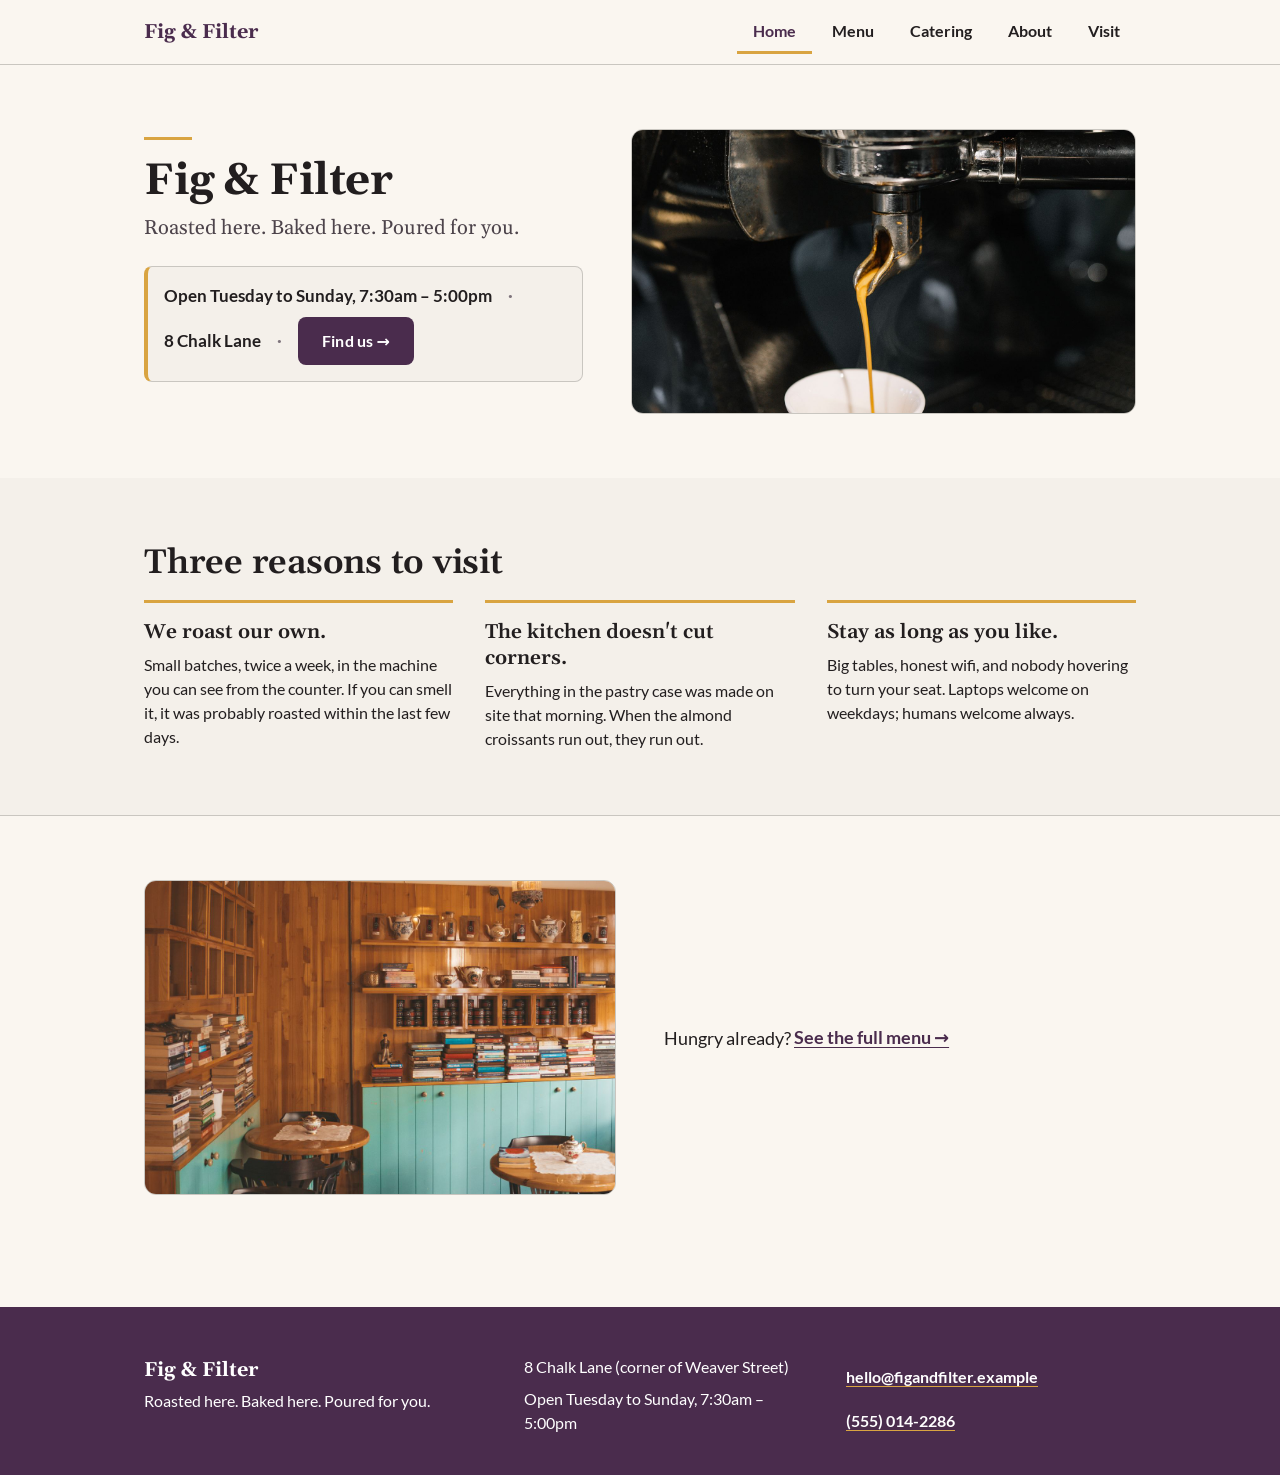
<file: index.html>
<!doctype html>
<html lang="en">
<head>
  <meta charset="utf-8">
  <meta name="viewport" content="width=device-width, initial-scale=1">
  <title>Fig &amp; Filter</title>
  <link rel="stylesheet" href="styles.css">
  <script src="nav.js"></script>
</head>
<body>
  <header class="site-header">
    <div class="container header-inner">
      <a class="brand" href="index.html">Fig &amp; Filter</a>
      <button class="nav-toggle" type="button" aria-expanded="false" aria-controls="site-nav" aria-label="Navigation">
        <span class="nav-toggle-bars" aria-hidden="true"></span>
      </button>
      <nav class="site-nav" id="site-nav" aria-label="Primary">
        <ul>
          <li><a href="index.html" aria-current="page">Home</a></li>
          <li><a href="menu.html">Menu</a></li>
          <li><a href="catering.html">Catering</a></li>
          <li><a href="about.html">About</a></li>
          <li><a href="visit.html">Visit</a></li>
        </ul>
      </nav>
    </div>
  </header>

  <main id="main">
    <section class="hero">
      <div class="container hero-grid">
        <div>
          <span class="eyebrow-rule" aria-hidden="true"></span>
          <h1>Fig &amp; Filter</h1>
          <p class="tagline">Roasted here. Baked here. Poured for you.</p>
          <p class="essentials"><span class="tabular">Open Tuesday to Sunday, 7:30am – 5:00pm</span> <span class="sep">·</span> <span>8 Chalk Lane</span> <span class="sep">·</span> <a class="button-primary" href="visit.html">Find us →</a></p>
        </div>
        <figure class="figure">
          <img src="images/hero-espresso-pour.jpg" alt="Espresso pouring from the portafilter into a white cup at the Fig &amp; Filter counter" width="1600" height="900">
        </figure>
      </div>
    </section>

    <section class="section section--tint" aria-labelledby="reasons-heading">
      <div class="container">
        <h2 id="reasons-heading">Three reasons to visit</h2>
        <ul class="reasons">
          <li>
            <h3>We roast our own.</h3>
            <p>Small batches, twice a week, in the machine you can see from the counter. If you can smell it, it was probably roasted within the last few days.</p>
          </li>
          <li>
            <h3>The kitchen doesn't cut corners.</h3>
            <p>Everything in the pastry case was made on site that morning. When the almond croissants run out, they run out.</p>
          </li>
          <li>
            <h3>Stay as long as you like.</h3>
            <p>Big tables, honest wifi, and nobody hovering to turn your seat. Laptops welcome on weekdays; humans welcome always.</p>
          </li>
        </ul>
      </div>
    </section>

    <section class="section">
      <div class="container split">
        <figure class="figure">
          <img src="images/interior-seating.jpg" alt="Wooden tables inside the café, surrounded by shelves of books and tea tins" width="1200" height="800" loading="lazy">
        </figure>
        <p class="teaser">Hungry already? <a href="menu.html">See the full menu →</a></p>
      </div>
    </section>
  </main>

  <footer class="site-footer">
    <div class="container footer-grid">
      <div>
        <p class="footer-brand">Fig &amp; Filter</p>
        <p>Roasted here. Baked here. Poured for you.</p>
      </div>
      <div>
        <p>8 Chalk Lane (corner of Weaver Street)</p>
        <p class="tabular">Open Tuesday to Sunday, 7:30am – 5:00pm</p>
      </div>
      <ul class="footer-links">
        <li><a href="mailto:hello@figandfilter.example">hello@figandfilter.example</a></li>
        <li><a class="tabular" href="tel:+15550142286">(555) 014-2286</a></li>
      </ul>
    </div>
  </footer>
</body>
</html>
</file>
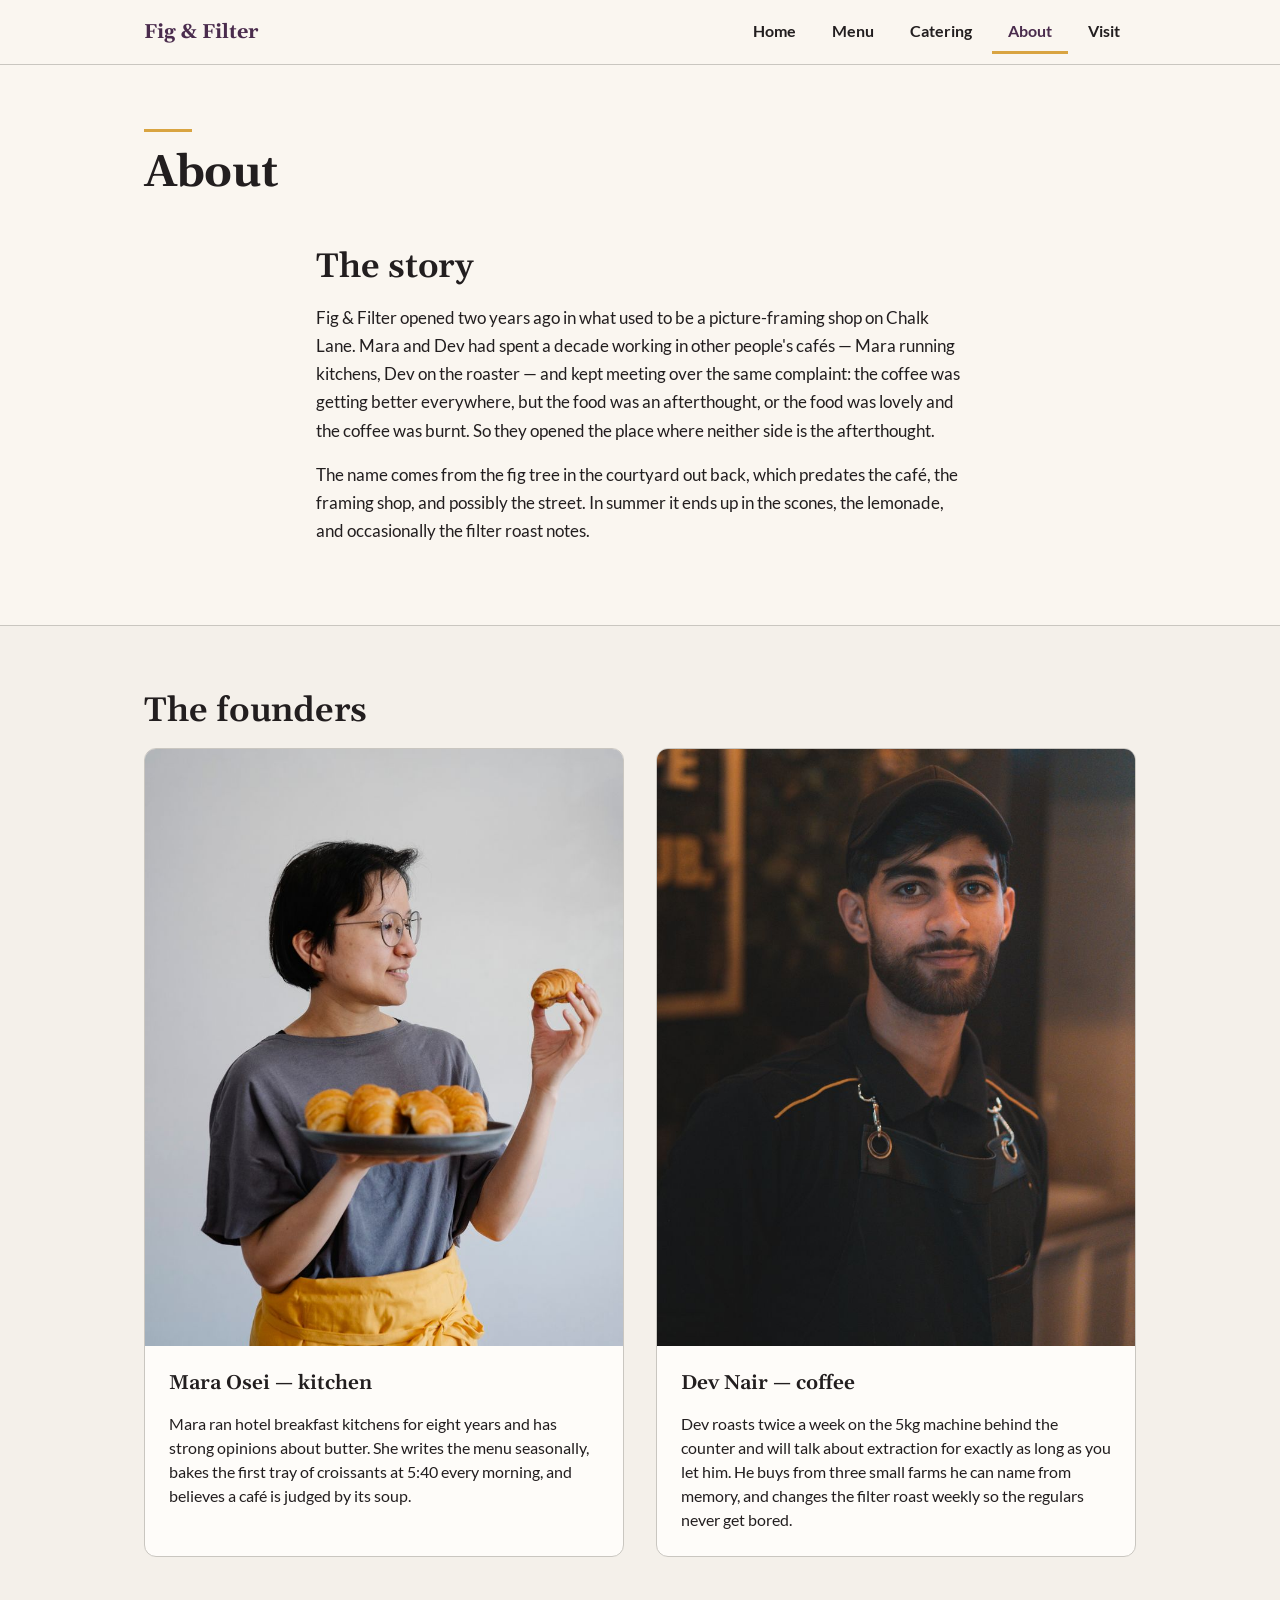
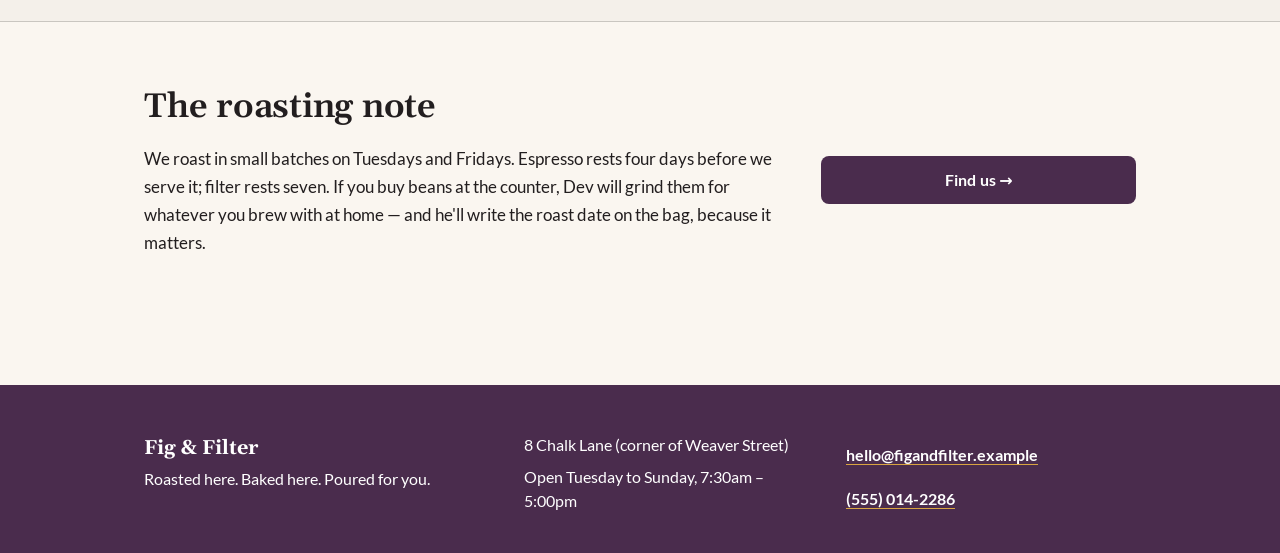
<file: about.html>
<!doctype html>
<html lang="en">
<head>
  <meta charset="utf-8">
  <meta name="viewport" content="width=device-width, initial-scale=1">
  <title>About — Fig &amp; Filter</title>
  <link rel="stylesheet" href="styles.css">
  <script src="nav.js"></script>
</head>
<body>
  <header class="site-header">
    <div class="container header-inner">
      <a class="brand" href="index.html">Fig &amp; Filter</a>
      <button class="nav-toggle" type="button" aria-expanded="false" aria-controls="site-nav" aria-label="Navigation">
        <span class="nav-toggle-bars" aria-hidden="true"></span>
      </button>
      <nav class="site-nav" id="site-nav" aria-label="Primary">
        <ul>
          <li><a href="index.html">Home</a></li>
          <li><a href="menu.html">Menu</a></li>
          <li><a href="catering.html">Catering</a></li>
          <li><a href="about.html" aria-current="page">About</a></li>
          <li><a href="visit.html">Visit</a></li>
        </ul>
      </nav>
    </div>
  </header>

  <main id="main">
    <section class="page-intro">
      <div class="container">
        <span class="eyebrow-rule" aria-hidden="true"></span>
        <h1>About</h1>
      </div>
    </section>

    <section class="section section--flush" aria-labelledby="story-heading">
      <div class="container prose">
        <h2 id="story-heading">The story</h2>
        <p>Fig &amp; Filter opened two years ago in what used to be a picture-framing shop on Chalk Lane. Mara and Dev had spent a decade working in other people's cafés — Mara running kitchens, Dev on the roaster — and kept meeting over the same complaint: the coffee was getting better everywhere, but the food was an afterthought, or the food was lovely and the coffee was burnt. So they opened the place where neither side is the afterthought.</p>
        <p>The name comes from the fig tree in the courtyard out back, which predates the café, the framing shop, and possibly the street. In summer it ends up in the scones, the lemonade, and occasionally the filter roast notes.</p>
      </div>
    </section>

    <section class="section section--tint" aria-labelledby="founders-heading">
      <div class="container">
        <h2 id="founders-heading">The founders</h2>
        <ul class="founders">
          <li class="card founder">
            <img src="images/founder-mara.jpg" alt="Mara Osei holding a plate of freshly baked croissants" width="800" height="1000" loading="lazy">
            <div class="founder-body">
              <h3>Mara Osei — kitchen</h3>
              <p>Mara ran hotel breakfast kitchens for eight years and has strong opinions about butter. She writes the menu seasonally, bakes the first tray of croissants at 5:40 every morning, and believes a café is judged by its soup.</p>
            </div>
          </li>
          <li class="card founder">
            <img src="images/founder-dev.jpg" alt="Dev Nair in his cap and apron behind the counter" width="800" height="1000" loading="lazy">
            <div class="founder-body">
              <h3>Dev Nair — coffee</h3>
              <p>Dev roasts twice a week on the 5kg machine behind the counter and will talk about extraction for exactly as long as you let him. He buys from three small farms he can name from memory, and changes the filter roast weekly so the regulars never get bored.</p>
            </div>
          </li>
        </ul>
      </div>
    </section>

    <section class="section" aria-labelledby="roasting-heading">
      <div class="container roasting">
        <div class="prose">
          <h2 id="roasting-heading">The roasting note</h2>
          <p>We roast in small batches on Tuesdays and Fridays. Espresso rests four days before we serve it; filter rests seven. If you buy beans at the counter, Dev will grind them for whatever you brew with at home — and he'll write the roast date on the bag, because it matters.</p>
        </div>
        <a class="button-primary" href="visit.html">Find us →</a>
      </div>
    </section>
  </main>

  <footer class="site-footer">
    <div class="container footer-grid">
      <div>
        <p class="footer-brand">Fig &amp; Filter</p>
        <p>Roasted here. Baked here. Poured for you.</p>
      </div>
      <div>
        <p>8 Chalk Lane (corner of Weaver Street)</p>
        <p class="tabular">Open Tuesday to Sunday, 7:30am – 5:00pm</p>
      </div>
      <ul class="footer-links">
        <li><a href="mailto:hello@figandfilter.example">hello@figandfilter.example</a></li>
        <li><a class="tabular" href="tel:+15550142286">(555) 014-2286</a></li>
      </ul>
    </div>
  </footer>
</body>
</html>
</file>
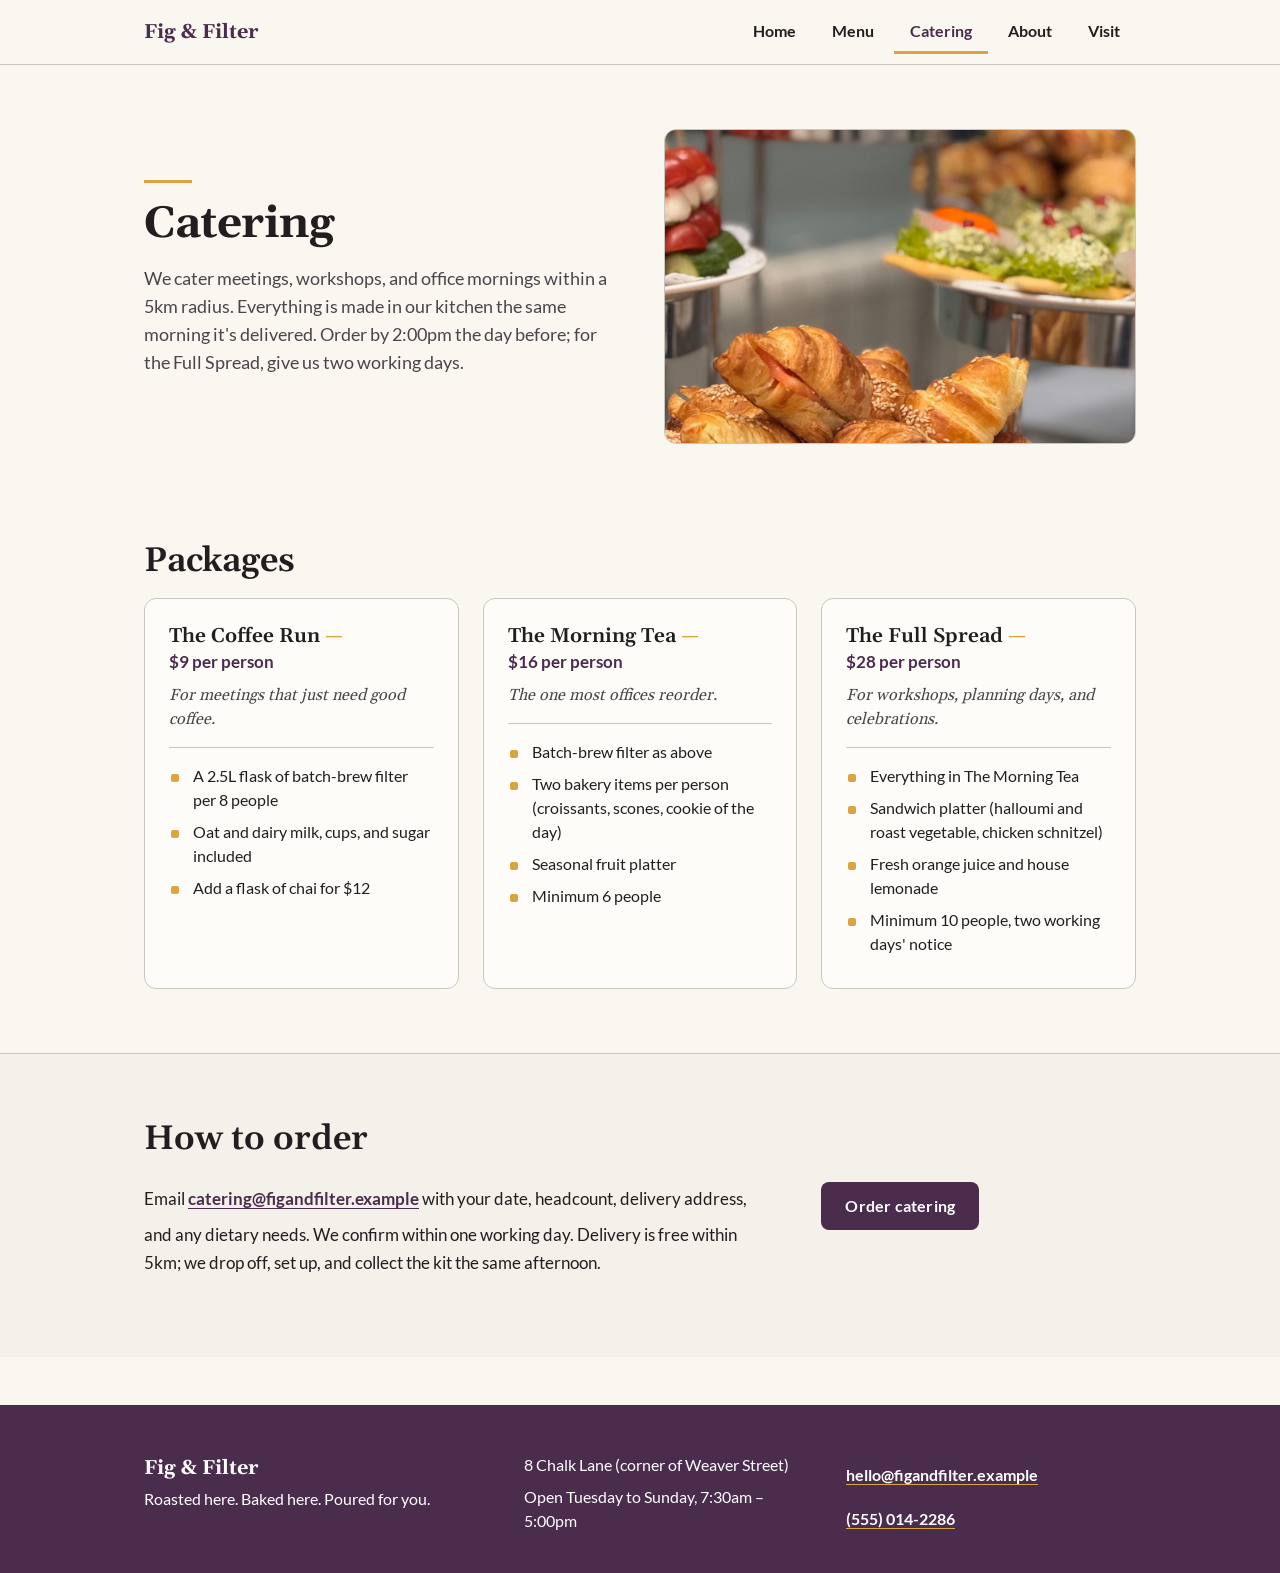
<file: catering.html>
<!doctype html>
<html lang="en">
<head>
  <meta charset="utf-8">
  <meta name="viewport" content="width=device-width, initial-scale=1">
  <title>Catering — Fig &amp; Filter</title>
  <link rel="stylesheet" href="styles.css">
  <script src="nav.js"></script>
</head>
<body>
  <header class="site-header">
    <div class="container header-inner">
      <a class="brand" href="index.html">Fig &amp; Filter</a>
      <button class="nav-toggle" type="button" aria-expanded="false" aria-controls="site-nav" aria-label="Navigation">
        <span class="nav-toggle-bars" aria-hidden="true"></span>
      </button>
      <nav class="site-nav" id="site-nav" aria-label="Primary">
        <ul>
          <li><a href="index.html">Home</a></li>
          <li><a href="menu.html">Menu</a></li>
          <li><a href="catering.html" aria-current="page">Catering</a></li>
          <li><a href="about.html">About</a></li>
          <li><a href="visit.html">Visit</a></li>
        </ul>
      </nav>
    </div>
  </header>

  <main id="main">
    <section class="page-intro">
      <div class="container split">
        <div>
          <span class="eyebrow-rule" aria-hidden="true"></span>
          <h1>Catering</h1>
          <p class="lead">We cater meetings, workshops, and office mornings within a 5km radius. Everything is made in our kitchen the same morning it's delivered. Order by 2:00pm the day before; for the Full Spread, give us two working days.</p>
        </div>
        <figure class="figure catering-figure">
          <img src="images/catering-spread.jpg" alt="A catering spread of filled croissants and canapés on serving stands" width="1200" height="800">
        </figure>
      </div>
    </section>

    <section class="section" aria-labelledby="packages-heading">
      <div class="container">
        <h2 id="packages-heading">Packages</h2>
        <ul class="packages">
          <li class="card package">
            <h3>The Coffee Run <span class="dash">—</span> <span class="price-tag">$9 per person</span></h3>
            <p class="summary">For meetings that just need good coffee.</p>
            <ul>
              <li>A 2.5L flask of batch-brew filter per 8 people</li>
              <li>Oat and dairy milk, cups, and sugar included</li>
              <li>Add a flask of chai for $12</li>
            </ul>
          </li>
          <li class="card package">
            <h3>The Morning Tea <span class="dash">—</span> <span class="price-tag">$16 per person</span></h3>
            <p class="summary">The one most offices reorder.</p>
            <ul>
              <li>Batch-brew filter as above</li>
              <li>Two bakery items per person (croissants, scones, cookie of the day)</li>
              <li>Seasonal fruit platter</li>
              <li>Minimum 6 people</li>
            </ul>
          </li>
          <li class="card package">
            <h3>The Full Spread <span class="dash">—</span> <span class="price-tag">$28 per person</span></h3>
            <p class="summary">For workshops, planning days, and celebrations.</p>
            <ul>
              <li>Everything in The Morning Tea</li>
              <li>Sandwich platter (halloumi and roast vegetable, chicken schnitzel)</li>
              <li>Fresh orange juice and house lemonade</li>
              <li>Minimum 10 people, two working days' notice</li>
            </ul>
          </li>
        </ul>
      </div>
    </section>

    <section class="section section--tint" aria-labelledby="order-heading">
      <div class="container order-box">
        <div>
          <h2 id="order-heading">How to order</h2>
          <p class="prose">Email <strong><a href="mailto:catering@figandfilter.example">catering@figandfilter.example</a></strong> with your date, headcount, delivery address, and any dietary needs. We confirm within one working day. Delivery is free within 5km; we drop off, set up, and collect the kit the same afternoon.</p>
        </div>
        <a class="button-primary" href="mailto:catering@figandfilter.example">Order catering</a>
      </div>
    </section>
  </main>

  <footer class="site-footer">
    <div class="container footer-grid">
      <div>
        <p class="footer-brand">Fig &amp; Filter</p>
        <p>Roasted here. Baked here. Poured for you.</p>
      </div>
      <div>
        <p>8 Chalk Lane (corner of Weaver Street)</p>
        <p class="tabular">Open Tuesday to Sunday, 7:30am – 5:00pm</p>
      </div>
      <ul class="footer-links">
        <li><a href="mailto:hello@figandfilter.example">hello@figandfilter.example</a></li>
        <li><a class="tabular" href="tel:+15550142286">(555) 014-2286</a></li>
      </ul>
    </div>
  </footer>
</body>
</html>
</file>
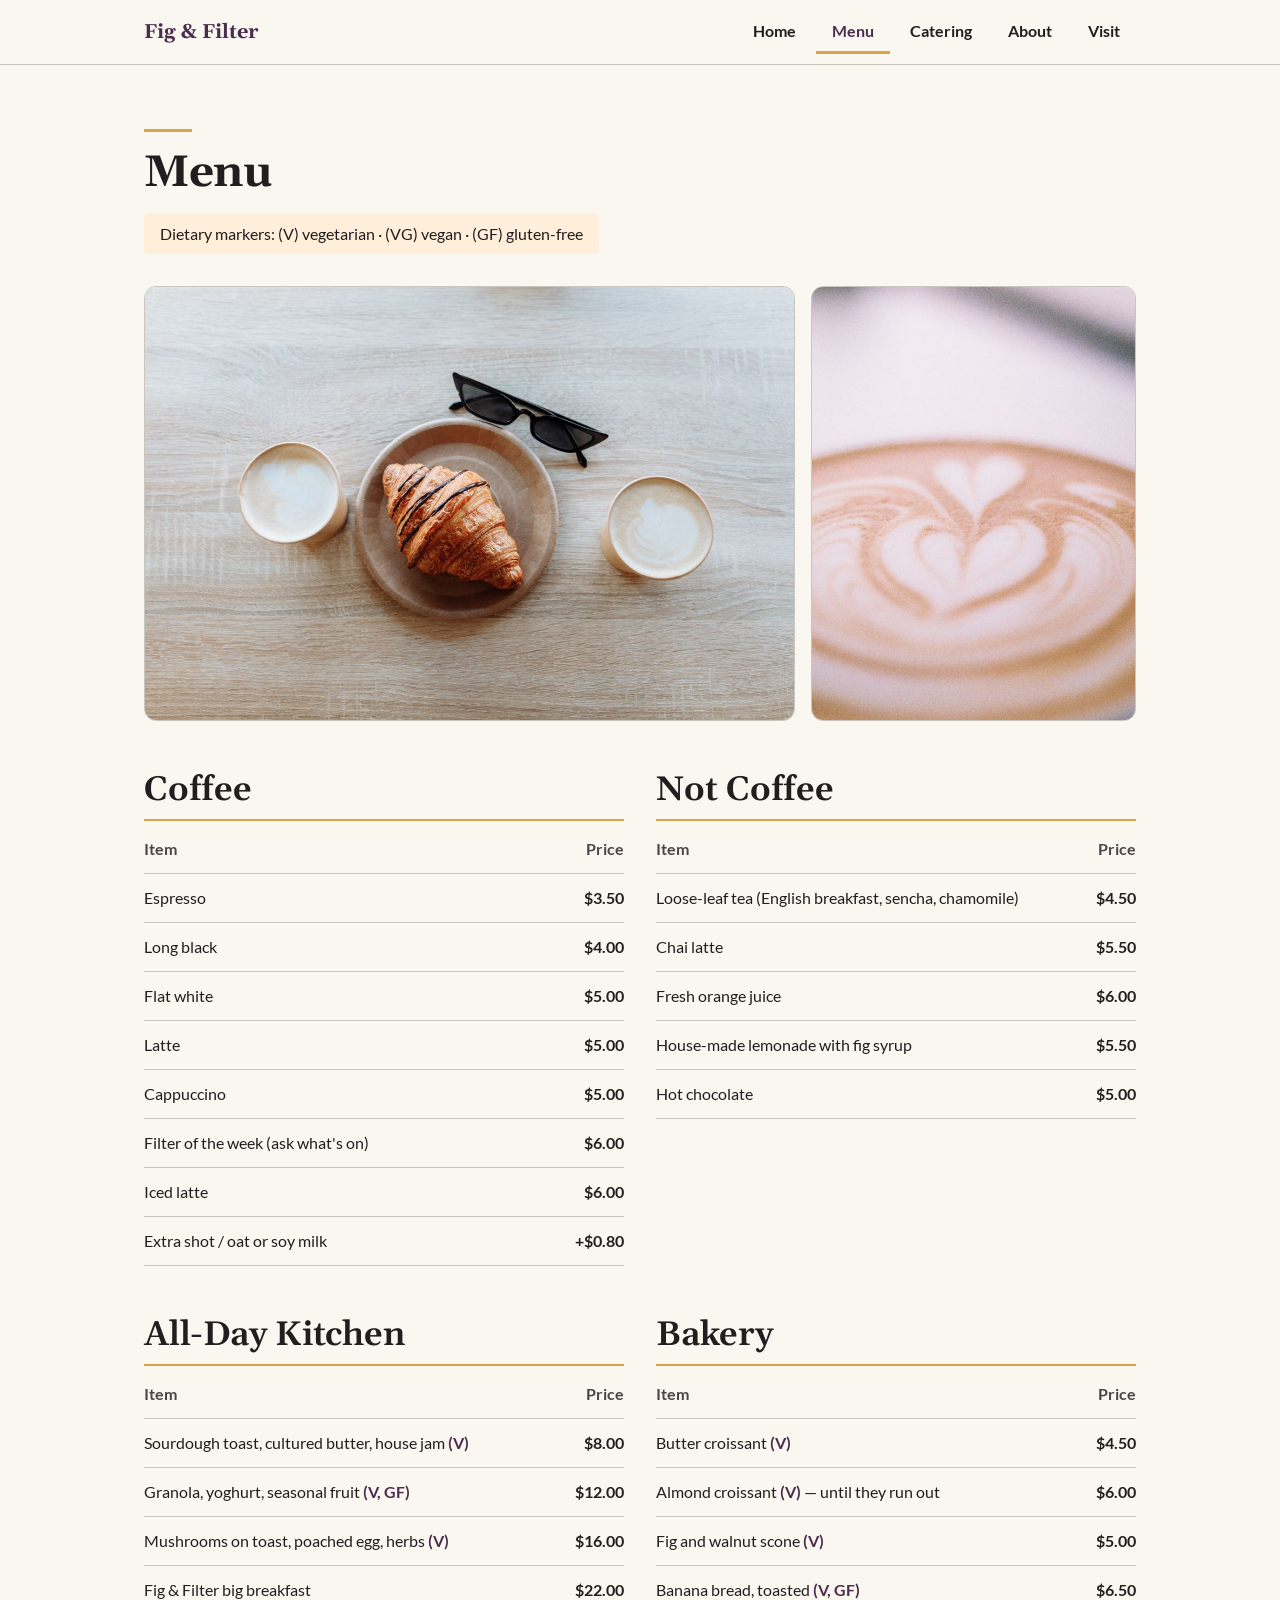
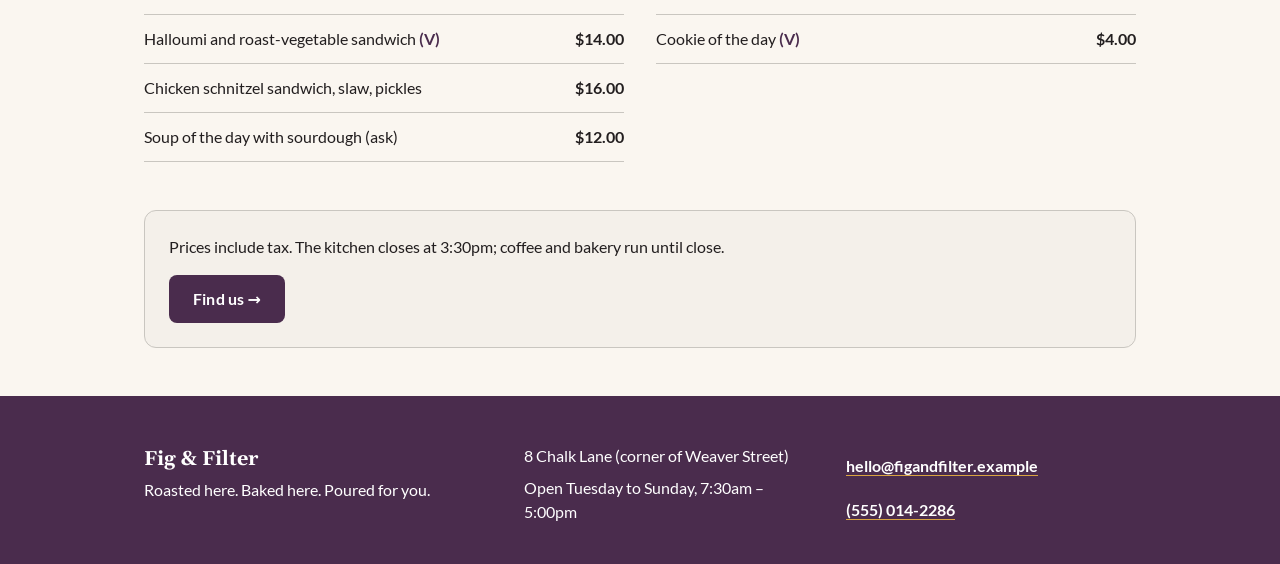
<file: menu.html>
<!doctype html>
<html lang="en">
<head>
  <meta charset="utf-8">
  <meta name="viewport" content="width=device-width, initial-scale=1">
  <title>Menu — Fig &amp; Filter</title>
  <link rel="stylesheet" href="styles.css">
  <script src="nav.js"></script>
</head>
<body>
  <header class="site-header">
    <div class="container header-inner">
      <a class="brand" href="index.html">Fig &amp; Filter</a>
      <button class="nav-toggle" type="button" aria-expanded="false" aria-controls="site-nav" aria-label="Navigation">
        <span class="nav-toggle-bars" aria-hidden="true"></span>
      </button>
      <nav class="site-nav" id="site-nav" aria-label="Primary">
        <ul>
          <li><a href="index.html">Home</a></li>
          <li><a href="menu.html" aria-current="page">Menu</a></li>
          <li><a href="catering.html">Catering</a></li>
          <li><a href="about.html">About</a></li>
          <li><a href="visit.html">Visit</a></li>
        </ul>
      </nav>
    </div>
  </header>

  <main id="main">
    <section class="page-intro">
      <div class="container">
        <span class="eyebrow-rule" aria-hidden="true"></span>
        <h1>Menu</h1>
        <p class="dietary-key">Dietary markers: (V) vegetarian · (VG) vegan · (GF) gluten-free</p>
      </div>
    </section>

    <div class="container">
      <div class="menu-hero">
        <figure class="figure">
          <img src="images/menu-flatlay.jpg" alt="A croissant and two lattes on a wooden table, seen from above" width="1200" height="800">
        </figure>
        <figure class="figure">
          <img src="images/latte-art.jpg" alt="Close-up of heart-shaped latte art in a Fig &amp; Filter cup" width="800" height="800">
        </figure>
      </div>

      <div class="menu-grid">
        <section class="menu-section" aria-labelledby="coffee">
          <h2 id="coffee">Coffee</h2>
          <table class="price-table">
            <thead>
              <tr><th scope="col">Item</th><th scope="col" class="price">Price</th></tr>
            </thead>
            <tbody>
              <tr><td>Espresso</td><td class="price">$3.50</td></tr>
              <tr><td>Long black</td><td class="price">$4.00</td></tr>
              <tr><td>Flat white</td><td class="price">$5.00</td></tr>
              <tr><td>Latte</td><td class="price">$5.00</td></tr>
              <tr><td>Cappuccino</td><td class="price">$5.00</td></tr>
              <tr><td>Filter of the week (ask what's on)</td><td class="price">$6.00</td></tr>
              <tr><td>Iced latte</td><td class="price">$6.00</td></tr>
              <tr><td>Extra shot / oat or soy milk</td><td class="price">+$0.80</td></tr>
            </tbody>
          </table>
        </section>
        <section class="menu-section" aria-labelledby="not-coffee">
          <h2 id="not-coffee">Not Coffee</h2>
          <table class="price-table">
            <thead>
              <tr><th scope="col">Item</th><th scope="col" class="price">Price</th></tr>
            </thead>
            <tbody>
              <tr><td>Loose-leaf tea (English breakfast, sencha, chamomile)</td><td class="price">$4.50</td></tr>
              <tr><td>Chai latte</td><td class="price">$5.50</td></tr>
              <tr><td>Fresh orange juice</td><td class="price">$6.00</td></tr>
              <tr><td>House-made lemonade with fig syrup</td><td class="price">$5.50</td></tr>
              <tr><td>Hot chocolate</td><td class="price">$5.00</td></tr>
            </tbody>
          </table>
        </section>
        <section class="menu-section" aria-labelledby="all-day-kitchen">
          <h2 id="all-day-kitchen">All-Day Kitchen</h2>
          <table class="price-table">
            <thead>
              <tr><th scope="col">Item</th><th scope="col" class="price">Price</th></tr>
            </thead>
            <tbody>
              <tr><td>Sourdough toast, cultured butter, house jam <span class="marker">(V)</span></td><td class="price">$8.00</td></tr>
              <tr><td>Granola, yoghurt, seasonal fruit <span class="marker">(V, GF)</span></td><td class="price">$12.00</td></tr>
              <tr><td>Mushrooms on toast, poached egg, herbs <span class="marker">(V)</span></td><td class="price">$16.00</td></tr>
              <tr><td>Fig &amp; Filter big breakfast</td><td class="price">$22.00</td></tr>
              <tr><td>Halloumi and roast-vegetable sandwich <span class="marker">(V)</span></td><td class="price">$14.00</td></tr>
              <tr><td>Chicken schnitzel sandwich, slaw, pickles</td><td class="price">$16.00</td></tr>
              <tr><td>Soup of the day with sourdough (ask)</td><td class="price">$12.00</td></tr>
            </tbody>
          </table>
        </section>
        <section class="menu-section" aria-labelledby="bakery">
          <h2 id="bakery">Bakery</h2>
          <table class="price-table">
            <thead>
              <tr><th scope="col">Item</th><th scope="col" class="price">Price</th></tr>
            </thead>
            <tbody>
              <tr><td>Butter croissant <span class="marker">(V)</span></td><td class="price">$4.50</td></tr>
              <tr><td>Almond croissant <span class="marker">(V)</span> — until they run out</td><td class="price">$6.00</td></tr>
              <tr><td>Fig and walnut scone <span class="marker">(V)</span></td><td class="price">$5.00</td></tr>
              <tr><td>Banana bread, toasted <span class="marker">(V, GF)</span></td><td class="price">$6.50</td></tr>
              <tr><td>Cookie of the day <span class="marker">(V)</span></td><td class="price">$4.00</td></tr>
            </tbody>
          </table>
        </section>
      </div>

      <div class="footnote">
        <p>Prices include tax. The kitchen closes at 3:30pm; coffee and bakery run until close.</p>
        <a class="button-primary" href="visit.html">Find us →</a>
      </div>
    </div>
  </main>

  <footer class="site-footer">
    <div class="container footer-grid">
      <div>
        <p class="footer-brand">Fig &amp; Filter</p>
        <p>Roasted here. Baked here. Poured for you.</p>
      </div>
      <div>
        <p>8 Chalk Lane (corner of Weaver Street)</p>
        <p class="tabular">Open Tuesday to Sunday, 7:30am – 5:00pm</p>
      </div>
      <ul class="footer-links">
        <li><a href="mailto:hello@figandfilter.example">hello@figandfilter.example</a></li>
        <li><a class="tabular" href="tel:+15550142286">(555) 014-2286</a></li>
      </ul>
    </div>
  </footer>
</body>
</html>
</file>
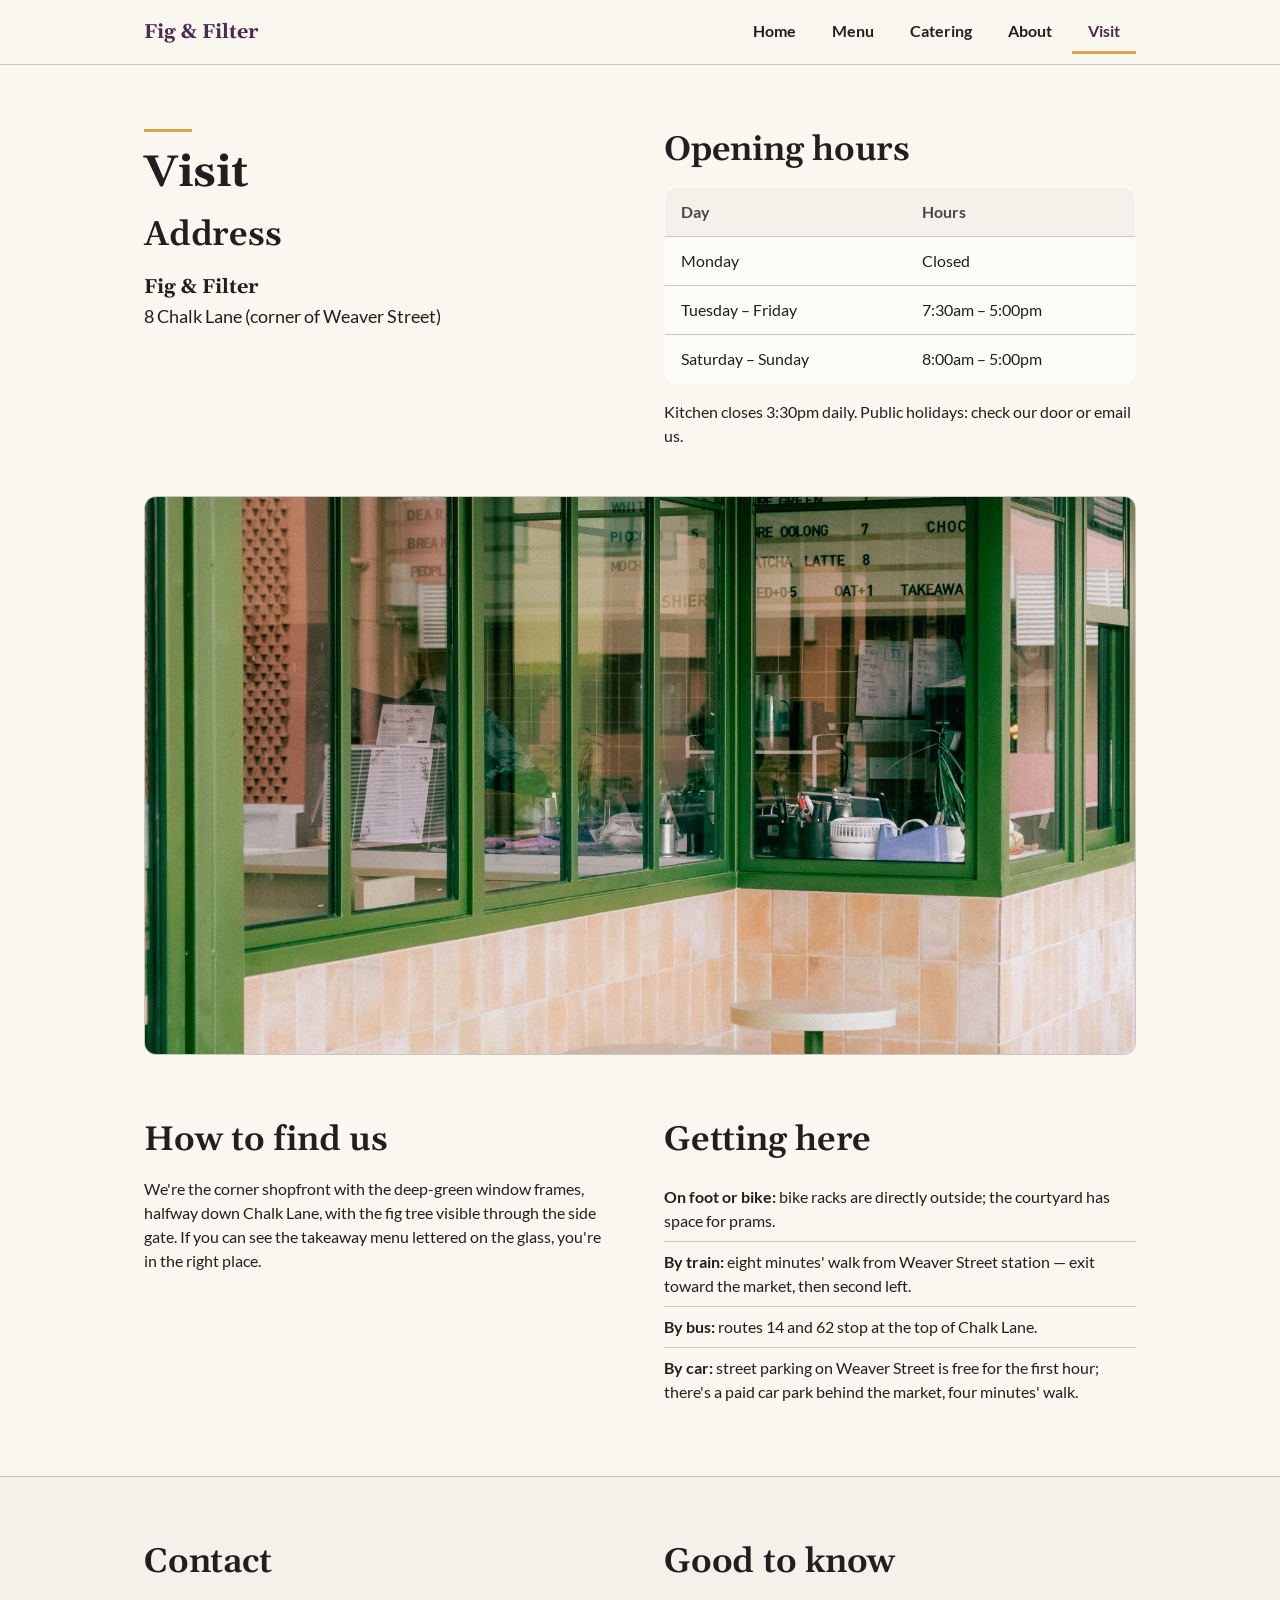
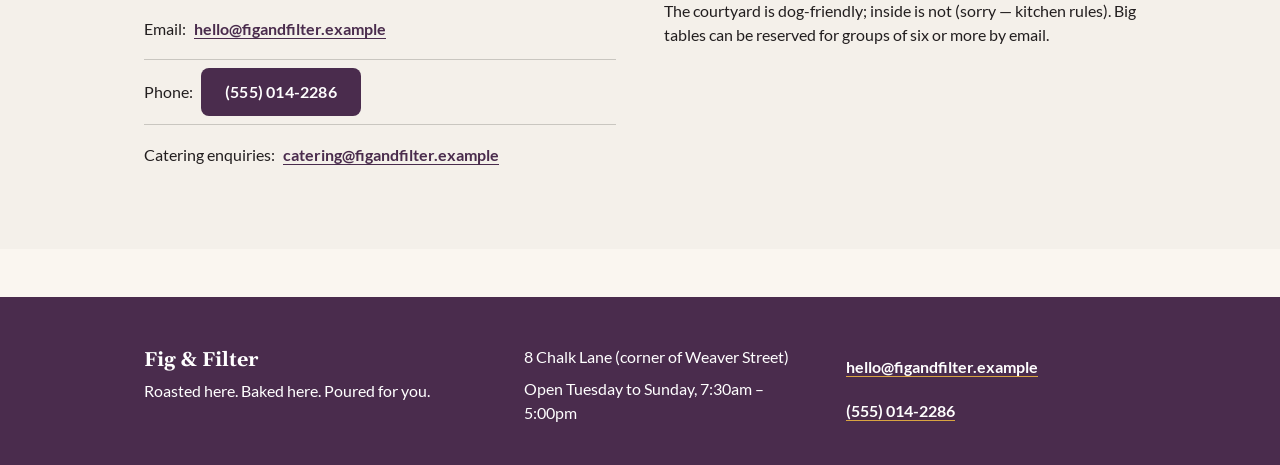
<file: visit.html>
<!doctype html>
<html lang="en">
<head>
  <meta charset="utf-8">
  <meta name="viewport" content="width=device-width, initial-scale=1">
  <title>Visit — Fig &amp; Filter</title>
  <link rel="stylesheet" href="styles.css">
  <script src="nav.js"></script>
</head>
<body>
  <header class="site-header">
    <div class="container header-inner">
      <a class="brand" href="index.html">Fig &amp; Filter</a>
      <button class="nav-toggle" type="button" aria-expanded="false" aria-controls="site-nav" aria-label="Navigation">
        <span class="nav-toggle-bars" aria-hidden="true"></span>
      </button>
      <nav class="site-nav" id="site-nav" aria-label="Primary">
        <ul>
          <li><a href="index.html">Home</a></li>
          <li><a href="menu.html">Menu</a></li>
          <li><a href="catering.html">Catering</a></li>
          <li><a href="about.html">About</a></li>
          <li><a href="visit.html" aria-current="page">Visit</a></li>
        </ul>
      </nav>
    </div>
  </header>

  <main id="main">
    <section class="page-intro">
      <div class="container visit-grid">
        <div>
          <span class="eyebrow-rule" aria-hidden="true"></span>
          <h1>Visit</h1>
          <h2>Address</h2>
          <address class="address"><strong>Fig &amp; Filter</strong><br>8 Chalk Lane (corner of Weaver Street)</address>
        </div>
        <div>
          <h2 id="hours-heading">Opening hours</h2>
          <table class="hours-table" aria-labelledby="hours-heading">
            <thead>
              <tr><th scope="col">Day</th><th scope="col">Hours</th></tr>
            </thead>
            <tbody>
              <tr><td>Monday</td><td>Closed</td></tr>
              <tr><td>Tuesday – Friday</td><td>7:30am – 5:00pm</td></tr>
              <tr><td>Saturday – Sunday</td><td>8:00am – 5:00pm</td></tr>
            </tbody>
          </table>
          <p>Kitchen closes 3:30pm daily. Public holidays: check our door or email us.</p>
        </div>
      </div>
    </section>

    <div class="container">
      <figure class="figure storefront">
        <img src="images/storefront.jpg" alt="The Fig &amp; Filter corner shopfront with deep-green window frames and a pavement table" width="1600" height="900">
      </figure>
    </div>

    <section class="section">
      <div class="container visit-grid">
        <div>
          <h2>How to find us</h2>
          <p>We're the corner shopfront with the deep-green window frames, halfway down Chalk Lane, with the fig tree visible through the side gate. If you can see the takeaway menu lettered on the glass, you're in the right place.</p>
        </div>
        <div>
          <h2>Getting here</h2>
          <ul class="list-plain">
            <li><strong>On foot or bike:</strong> bike racks are directly outside; the courtyard has space for prams.</li>
            <li><strong>By train:</strong> eight minutes' walk from Weaver Street station — exit toward the market, then second left.</li>
            <li><strong>By bus:</strong> routes 14 and 62 stop at the top of Chalk Lane.</li>
            <li><strong>By car:</strong> street parking on Weaver Street is free for the first hour; there's a paid car park behind the market, four minutes' walk.</li>
          </ul>
        </div>
      </div>
    </section>

    <section class="section section--tint">
      <div class="container visit-grid">
        <div>
          <h2>Contact</h2>
          <ul class="list-plain contact-list">
            <li>Email: <a href="mailto:hello@figandfilter.example">hello@figandfilter.example</a></li>
            <li>Phone: <a class="button-primary tabular" href="tel:+15550142286">(555) 014-2286</a></li>
            <li>Catering enquiries: <a href="mailto:catering@figandfilter.example">catering@figandfilter.example</a></li>
          </ul>
        </div>
        <div>
          <h2>Good to know</h2>
          <p>The courtyard is dog-friendly; inside is not (sorry — kitchen rules). Big tables can be reserved for groups of six or more by email.</p>
        </div>
      </div>
    </section>
  </main>

  <footer class="site-footer">
    <div class="container footer-grid">
      <div>
        <p class="footer-brand">Fig &amp; Filter</p>
        <p>Roasted here. Baked here. Poured for you.</p>
      </div>
      <div>
        <p>8 Chalk Lane (corner of Weaver Street)</p>
        <p class="tabular">Open Tuesday to Sunday, 7:30am – 5:00pm</p>
      </div>
      <ul class="footer-links">
        <li><a href="mailto:hello@figandfilter.example">hello@figandfilter.example</a></li>
        <li><a class="tabular" href="tel:+15550142286">(555) 014-2286</a></li>
      </ul>
    </div>
  </footer>
</body>
</html>
</file>
<file: styles.css>
/* Fig & Filter — shared stylesheet */

@font-face {
  font-family: "Gelasio";
  src: url("fonts/gelasio-latin.woff2") format("woff2");
  font-weight: 400 700;
  font-style: normal;
  font-display: swap;
}
@font-face {
  font-family: "Lato";
  src: url("fonts/lato-400-latin.woff2") format("woff2");
  font-weight: 400;
  font-style: normal;
  font-display: swap;
}
@font-face {
  font-family: "Lato";
  src: url("fonts/lato-700-latin.woff2") format("woff2");
  font-weight: 700;
  font-style: normal;
  font-display: swap;
}

:root {
  --primary: #4A2C4D;
  --on-primary: #FFFFFF;
  --primary-container: #FFEBFB;
  --accent: #D9A441;
  --accent-container: #FFEED9;
  --surface: #FAF6F0;
  --on-surface: #221E1F;
  --surface-lowest: #FEFCF9;
  --surface-low: #F4F0EA;
  --surface-container: #E6E2DC;
  --on-surface-variant: #4D444B;
  --outline: #7E747C;
  --outline-variant: #C9C6C0;

  --font-serif: "Gelasio", Georgia, "Times New Roman", serif;
  --font-sans: "Lato", system-ui, -apple-system, "Segoe UI", Roboto, Arial, sans-serif;

  --space-xs: 4px;
  --space-sm: 8px;
  --space-md: 16px;
  --space-lg: 24px;
  --space-xl: 32px;
  --space-2xl: 48px;
  --space-3xl: 64px;

  --radius-sm: 4px;
  --radius: 8px;
  --radius-md: 12px;

  --container: 1024px;
  --ease: 150ms ease-out;
}

/* ---------- Base ---------- */

*,
*::before,
*::after {
  box-sizing: border-box;
}

html {
  -webkit-text-size-adjust: 100%;
  text-size-adjust: 100%;
}

body {
  margin: 0;
  background: var(--surface);
  color: var(--on-surface);
  font-family: var(--font-sans);
  font-size: 1rem;
  line-height: 1.5;
  overflow-wrap: break-word;
}

img {
  display: block;
  max-width: 100%;
  height: auto;
}

h1,
h2,
h3 {
  font-family: var(--font-serif);
  color: var(--on-surface);
  margin: 0 0 var(--space-md);
}

h1 {
  font-size: 2rem;
  line-height: 1.19;
  font-weight: 700;
  letter-spacing: -0.25px;
}

h2 {
  font-size: 1.625rem;
  line-height: 1.23;
  font-weight: 600;
  letter-spacing: -0.15px;
}

h3 {
  font-size: 1.25rem;
  line-height: 1.3;
  font-weight: 600;
}

p {
  margin: 0 0 var(--space-md);
}

ul {
  margin: 0;
  padding: 0;
}

strong {
  font-weight: 700;
}

/* Every link and button is a 44px-tall touch target */
a {
  display: inline-flex;
  align-items: center;
  min-height: 44px;
  color: var(--primary);
  font-weight: 700;
  text-decoration: underline;
  text-decoration-thickness: 1px;
  text-underline-offset: 3px;
  transition: color var(--ease), background-color var(--ease), text-decoration-color var(--ease);
}

a:hover {
  text-decoration-color: var(--accent);
  text-decoration-thickness: 2px;
}

a:focus-visible,
button:focus-visible {
  outline: 3px solid var(--primary);
  outline-offset: 2px;
  border-radius: var(--radius-sm);
}

.container {
  width: 100%;
  max-width: var(--container);
  margin: 0 auto;
  padding: 0 var(--space-md);
}

.skip-link {
  position: absolute;
  left: var(--space-md);
  top: -100px;
  z-index: 100;
  padding: 0 var(--space-md);
  background: var(--primary);
  color: var(--on-primary);
  border-radius: var(--radius);
}

.skip-link:focus {
  top: var(--space-sm);
}

.tabular {
  font-variant-numeric: tabular-nums;
}

/* ---------- Header & navigation ---------- */

.site-header {
  background: var(--surface);
  border-bottom: 1px solid var(--outline-variant);
}

.header-inner {
  display: flex;
  align-items: center;
  justify-content: space-between;
  flex-wrap: wrap;
  gap: 0 var(--space-md);
  min-height: 64px;
}

.brand {
  font-family: var(--font-serif);
  font-size: 1.25rem;
  font-weight: 700;
  color: var(--primary);
  text-decoration: none;
}

.nav-toggle {
  display: none;
  align-items: center;
  gap: var(--space-sm);
  min-height: 44px;
  min-width: 44px;
  padding: 0 var(--space-md);
  border: 1px solid var(--outline-variant);
  border-radius: var(--radius);
  background: var(--surface-lowest);
  color: var(--primary);
  font: 700 1rem/1 var(--font-sans);
  cursor: pointer;
}

.nav-toggle-bars,
.nav-toggle-bars::before,
.nav-toggle-bars::after {
  display: block;
  width: 18px;
  height: 2px;
  background: currentColor;
  border-radius: 2px;
  transition: transform var(--ease), opacity var(--ease);
}

.nav-toggle-bars {
  position: relative;
}

.nav-toggle-bars::before,
.nav-toggle-bars::after {
  content: "";
  position: absolute;
  left: 0;
}

.nav-toggle-bars::before { top: -6px; }
.nav-toggle-bars::after { top: 6px; }

.nav-toggle[aria-expanded="true"] .nav-toggle-bars { background: transparent; }
.nav-toggle[aria-expanded="true"] .nav-toggle-bars::before { transform: translateY(6px) rotate(45deg); }
.nav-toggle[aria-expanded="true"] .nav-toggle-bars::after { transform: translateY(-6px) rotate(-45deg); }

.site-nav ul {
  display: flex;
  list-style: none;
  gap: var(--space-xs);
}

.site-nav a {
  padding: 0 var(--space-md);
  color: var(--on-surface);
  text-decoration: none;
  border-bottom: 3px solid transparent;
  border-radius: 0;
}

.site-nav a:hover {
  color: var(--primary);
  border-bottom-color: var(--outline-variant);
}

.site-nav a[aria-current="page"] {
  color: var(--primary);
  border-bottom-color: var(--accent);
}

@media (max-width: 767.98px) {
  .js .nav-toggle {
    display: inline-flex;
  }

  .site-nav {
    width: 100%;
  }

  .js .site-nav {
    display: none;
  }

  .js .site-nav.is-open {
    display: block;
  }

  .site-nav ul {
    flex-direction: column;
    gap: 0;
    padding: var(--space-sm) 0 var(--space-md);
  }

  .site-nav a {
    display: flex;
    width: 100%;
    padding: 0 var(--space-sm);
    border-bottom: 0;
    border-left: 3px solid transparent;
  }

  .site-nav a:hover {
    border-left-color: var(--outline-variant);
  }

  .site-nav a[aria-current="page"] {
    border-left-color: var(--accent);
    background: var(--surface-low);
  }
}

/* ---------- Buttons ---------- */

.button-primary {
  justify-content: center;
  min-height: 48px;
  padding: 0 var(--space-lg);
  background: var(--primary);
  color: var(--on-primary);
  border-radius: var(--radius);
  font-size: 1rem;
  letter-spacing: 0.2px;
  text-decoration: none;
}

.button-primary:hover {
  background: #5E3962;
  color: var(--on-primary);
}

/* ---------- Sections ---------- */

main {
  display: block;
}

.section {
  padding: var(--space-2xl) 0;
}

.section + .section {
  border-top: 1px solid var(--outline-variant);
}

.section--tint {
  background: var(--surface-low);
}

.page-intro {
  padding: var(--space-2xl) 0 var(--space-xl);
}

.lead {
  font-size: 1.125rem;
  line-height: 1.55;
  color: var(--on-surface-variant);
  max-width: 40em;
}

.prose {
  max-width: 40em;
  font-size: 1.0625rem;
  line-height: 1.65;
}

.eyebrow-rule {
  display: block;
  width: 48px;
  height: 3px;
  margin-bottom: var(--space-md);
  background: var(--accent);
  border: 0;
}

.figure {
  margin: 0;
  border-radius: var(--radius-md);
  overflow: hidden;
  border: 1px solid var(--outline-variant);
  background: var(--surface-container);
}

.figure img {
  width: 100%;
  object-fit: cover;
}

.card {
  background: var(--surface-lowest);
  border: 1px solid var(--outline-variant);
  border-radius: var(--radius-md);
  padding: var(--space-lg);
}

/* ---------- Home ---------- */

.hero {
  padding: var(--space-xl) 0 var(--space-2xl);
}

.hero-grid {
  display: grid;
  gap: var(--space-xl);
  align-items: center;
}

.hero h1 {
  margin-bottom: var(--space-sm);
}

.tagline {
  font-family: var(--font-serif);
  font-size: 1.25rem;
  line-height: 1.4;
  color: var(--on-surface-variant);
  margin-bottom: var(--space-lg);
}

.essentials {
  display: flex;
  flex-wrap: wrap;
  align-items: center;
  gap: var(--space-sm) var(--space-md);
  padding: var(--space-md);
  margin: 0 0 var(--space-lg);
  background: var(--surface-low);
  border: 1px solid var(--outline-variant);
  border-left: 4px solid var(--accent);
  border-radius: var(--radius);
  font-size: 1.0625rem;
  font-weight: 700;
}

.essentials .sep {
  color: var(--outline);
}

.hero .figure img {
  aspect-ratio: 16 / 9;
}

.reasons {
  display: grid;
  gap: var(--space-lg);
  list-style: none;
}

.reasons li {
  padding-top: var(--space-md);
  border-top: 3px solid var(--accent);
}

.reasons h3 {
  margin-bottom: var(--space-sm);
}

.reasons p {
  margin: 0;
}

.split {
  display: grid;
  gap: var(--space-xl);
  align-items: center;
}

.split .figure img {
  aspect-ratio: 3 / 2;
}

.teaser {
  font-size: 1.125rem;
  margin: 0;
}

/* ---------- Menu ---------- */

.dietary-key {
  display: inline-block;
  padding: var(--space-sm) var(--space-md);
  margin: 0;
  background: var(--accent-container);
  border-radius: var(--radius-sm);
  color: var(--on-surface);
}

.menu-hero {
  display: grid;
  gap: var(--space-md);
  grid-template-columns: 2fr 1fr;
  margin-bottom: var(--space-2xl);
}

.menu-hero .figure:first-child img {
  aspect-ratio: 3 / 2;
  height: 100%;
}

.menu-hero .figure:last-child img {
  aspect-ratio: 1 / 1;
  height: 100%;
}

.menu-grid {
  display: grid;
  gap: var(--space-2xl) var(--space-xl);
}

.menu-section h2 {
  padding-bottom: var(--space-sm);
  border-bottom: 2px solid var(--accent);
  margin-bottom: 0;
}

.price-table {
  width: 100%;
  border-collapse: collapse;
}

.price-table th,
.price-table td {
  padding: 12px 0;
  border-bottom: 1px solid var(--outline-variant);
  text-align: left;
  vertical-align: top;
  font-size: 1rem;
}

.price-table thead th {
  font-weight: 700;
  color: var(--on-surface-variant);
  padding-top: var(--space-md);
}

.price-table .price {
  text-align: right;
  white-space: nowrap;
  padding-left: var(--space-md);
  font-variant-numeric: tabular-nums;
  font-weight: 700;
}

.marker {
  color: var(--primary);
  font-weight: 700;
  white-space: nowrap;
}

.footnote {
  margin-top: var(--space-2xl);
  padding: var(--space-lg);
  background: var(--surface-low);
  border: 1px solid var(--outline-variant);
  border-radius: var(--radius-md);
}

.footnote p {
  margin-bottom: var(--space-md);
}

/* ---------- Catering ---------- */

.catering-figure img {
  aspect-ratio: 3 / 2;
}

.packages {
  display: grid;
  gap: var(--space-lg);
  list-style: none;
}

.package {
  display: flex;
  flex-direction: column;
}

.package h3 {
  margin-bottom: var(--space-sm);
}

.package h3 .dash {
  color: var(--accent);
}

.package .price-tag {
  white-space: nowrap;
  font-family: var(--font-sans);
  font-size: 1.0625rem;
  font-weight: 700;
  color: var(--primary);
  font-variant-numeric: tabular-nums;
}

.package .summary {
  color: var(--on-surface-variant);
  font-style: italic;
  font-family: var(--font-serif);
}

.package ul {
  list-style: none;
  border-top: 1px solid var(--outline-variant);
  padding-top: var(--space-md);
}

.package li {
  position: relative;
  padding-left: var(--space-lg);
  margin-bottom: var(--space-sm);
}

.package li::before {
  content: "";
  position: absolute;
  left: 2px;
  top: 0.6em;
  width: 8px;
  height: 8px;
  border-radius: 2px;
  background: var(--accent);
}

.order-box {
  display: grid;
  gap: var(--space-lg);
  align-items: center;
}

/* ---------- About ---------- */

.founders {
  display: grid;
  gap: var(--space-xl);
  list-style: none;
}

.founder {
  padding: 0;
  overflow: hidden;
}

.founder img {
  width: 100%;
  aspect-ratio: 4 / 5;
  object-fit: cover;
}

.founder-body {
  padding: var(--space-lg);
}

.founder-body p:last-child {
  margin-bottom: 0;
}

.roasting {
  display: grid;
  gap: var(--space-lg);
}

/* ---------- Visit ---------- */

.address {
  font-style: normal;
  font-size: 1.125rem;
  line-height: 1.55;
  margin-bottom: var(--space-lg);
}

.address strong {
  font-family: var(--font-serif);
  font-size: 1.25rem;
}

.visit-grid {
  display: grid;
  gap: var(--space-xl);
}

.hours-table {
  width: 100%;
  border-collapse: collapse;
  background: var(--surface-lowest);
  border: 1px solid var(--outline-variant);
  border-radius: var(--radius-md);
  overflow: hidden;
  margin-bottom: var(--space-md);
}

.hours-table th,
.hours-table td {
  padding: 12px var(--space-md);
  border-bottom: 1px solid var(--outline-variant);
  text-align: left;
  font-variant-numeric: tabular-nums;
}

.hours-table thead th {
  background: var(--surface-low);
  color: var(--on-surface-variant);
}

.hours-table tbody tr:last-child td {
  border-bottom: 0;
}

.storefront img {
  aspect-ratio: 16 / 9;
}

.list-plain {
  list-style: none;
}

.list-plain li {
  padding: var(--space-sm) 0;
  border-bottom: 1px solid var(--outline-variant);
}

.list-plain li:last-child {
  border-bottom: 0;
}

.contact-list li {
  display: flex;
  flex-wrap: wrap;
  align-items: center;
  gap: 0 var(--space-sm);
}

/* ---------- Footer ---------- */

.site-footer {
  margin-top: var(--space-2xl);
  padding: var(--space-2xl) 0 var(--space-xl);
  background: var(--primary);
  color: var(--on-primary);
}

.footer-grid {
  display: grid;
  gap: var(--space-xl);
}

.site-footer .footer-brand {
  font-family: var(--font-serif);
  font-size: 1.25rem;
  font-weight: 700;
  margin-bottom: var(--space-xs);
}

.site-footer p {
  margin-bottom: var(--space-sm);
}

.site-footer a {
  color: var(--on-primary);
  text-decoration-color: var(--accent);
}

.site-footer a:hover {
  color: var(--accent-container);
}

.site-footer a:focus-visible {
  outline-color: var(--accent);
}

.footer-nav ul {
  display: flex;
  flex-wrap: wrap;
  gap: 0 var(--space-lg);
  list-style: none;
}

/* ---------- Wider screens ---------- */

@media (min-width: 768px) {
  h1 {
    font-size: 2.75rem;
    line-height: 1.14;
    letter-spacing: -0.5px;
  }

  h2 {
    font-size: 2.125rem;
    line-height: 1.24;
    letter-spacing: -0.25px;
  }

  .section {
    padding: var(--space-3xl) 0;
  }

  .page-intro {
    padding: var(--space-3xl) 0 var(--space-xl);
  }

  .hero {
    padding: var(--space-3xl) 0;
  }

  .hero-grid {
    grid-template-columns: 1fr 1.15fr;
    gap: var(--space-2xl);
  }

  .reasons {
    grid-template-columns: repeat(3, 1fr);
    gap: var(--space-xl);
  }

  .split {
    grid-template-columns: 1fr 1fr;
    gap: var(--space-2xl);
  }

  .menu-grid {
    grid-template-columns: 1fr 1fr;
  }

  .packages {
    grid-template-columns: repeat(3, 1fr);
  }

  .order-box {
    grid-template-columns: 2fr 1fr;
    gap: var(--space-2xl);
  }

  .order-box .button-primary {
    justify-self: start;
  }

  .founders {
    grid-template-columns: 1fr 1fr;
  }

  .roasting {
    grid-template-columns: 2fr 1fr;
    align-items: center;
    gap: var(--space-2xl);
  }

  .visit-grid {
    grid-template-columns: 1fr 1fr;
    gap: var(--space-2xl);
  }

  .footer-grid {
    grid-template-columns: 1.2fr 1fr 1fr;
  }
}

@media (prefers-reduced-motion: reduce) {
  *,
  *::before,
  *::after {
    transition: none !important;
  }
}

.section--flush {
  padding-top: 0;
}

.footer-links {
  list-style: none;
}
</file>
